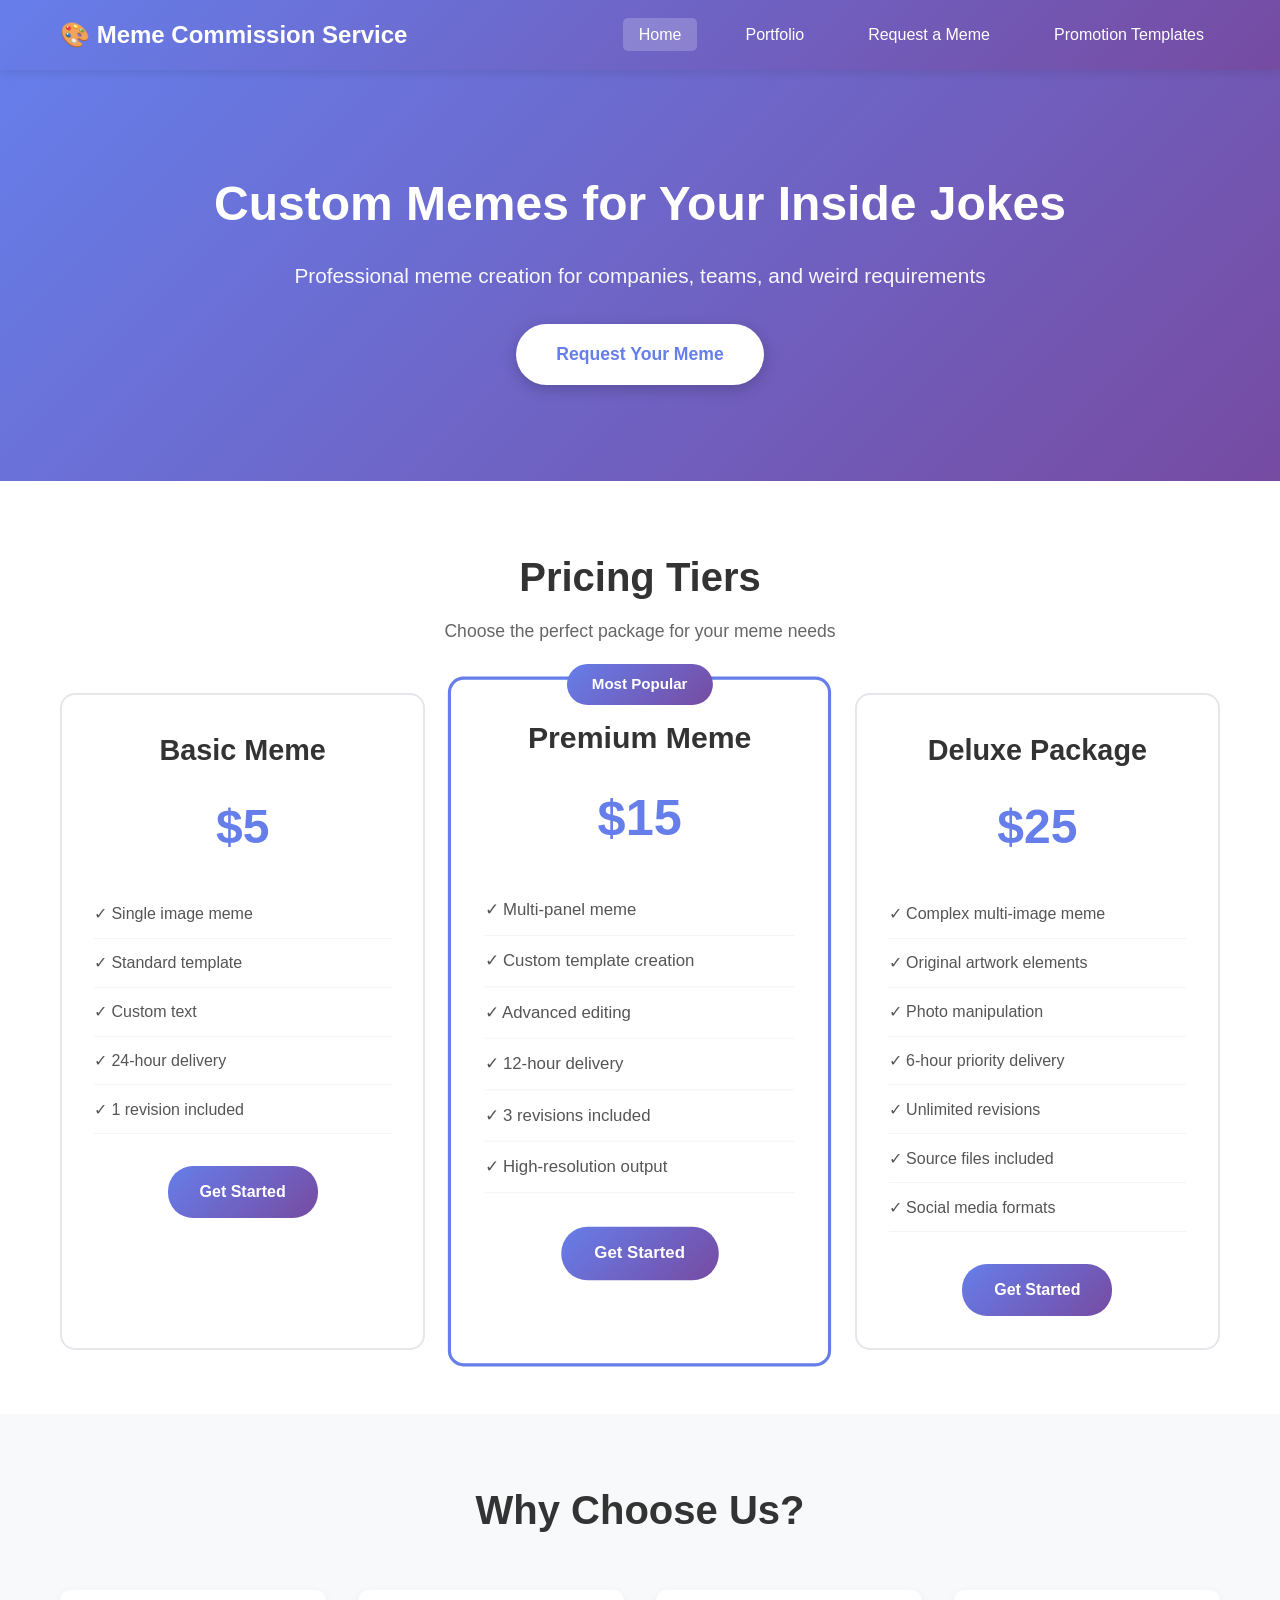
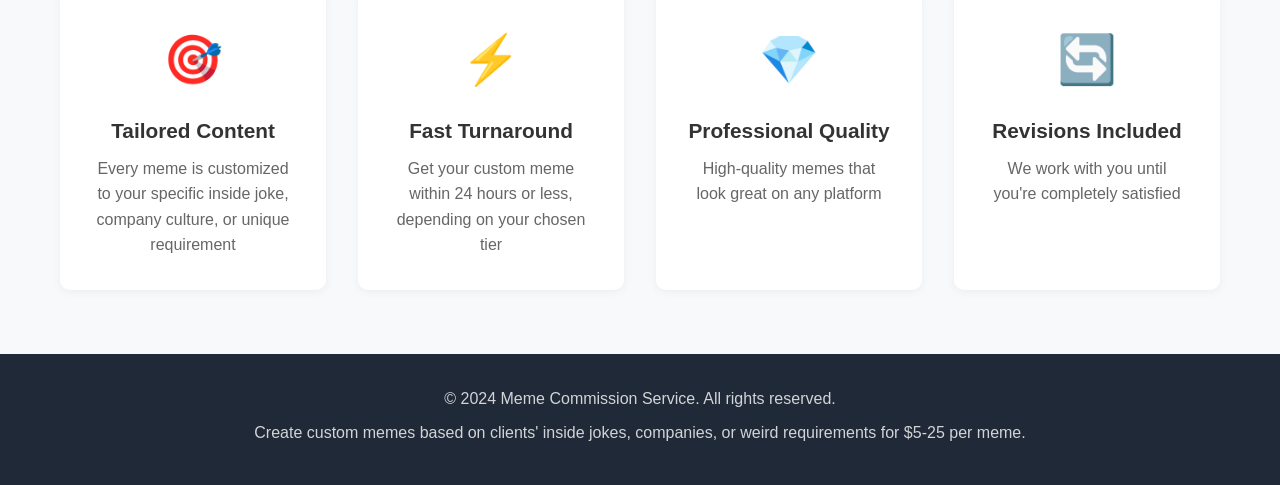
<file: index.html>
<!DOCTYPE html>
<html lang="en">
<head>
    <meta charset="UTF-8">
    <meta name="viewport" content="width=device-width, initial-scale=1.0">
    <title>Meme Commission Service - Custom Memes for Any Occasion</title>
    <link rel="stylesheet" href="styles.css">
</head>
<body>
    <nav>
        <div class="nav-container">
            <h1 class="logo">🎨 Meme Commission Service</h1>
            <ul class="nav-links">
                <li><a href="index.html" class="active">Home</a></li>
                <li><a href="portfolio.html">Portfolio</a></li>
                <li><a href="request-form.html">Request a Meme</a></li>
                <li><a href="social-media-templates.html">Promotion Templates</a></li>
            </ul>
        </div>
    </nav>

    <header class="hero">
        <div class="container">
            <h1>Custom Memes for Your Inside Jokes</h1>
            <p class="tagline">Professional meme creation for companies, teams, and weird requirements</p>
            <a href="request-form.html" class="cta-button">Request Your Meme</a>
        </div>
    </header>

    <section class="pricing">
        <div class="container">
            <h2>Pricing Tiers</h2>
            <p class="section-subtitle">Choose the perfect package for your meme needs</p>
            
            <div class="pricing-grid">
                <div class="pricing-card">
                    <h3>Basic Meme</h3>
                    <div class="price">$5</div>
                    <ul class="features">
                        <li>✓ Single image meme</li>
                        <li>✓ Standard template</li>
                        <li>✓ Custom text</li>
                        <li>✓ 24-hour delivery</li>
                        <li>✓ 1 revision included</li>
                    </ul>
                    <a href="request-form.html" class="tier-button">Get Started</a>
                </div>

                <div class="pricing-card featured">
                    <div class="badge">Most Popular</div>
                    <h3>Premium Meme</h3>
                    <div class="price">$15</div>
                    <ul class="features">
                        <li>✓ Multi-panel meme</li>
                        <li>✓ Custom template creation</li>
                        <li>✓ Advanced editing</li>
                        <li>✓ 12-hour delivery</li>
                        <li>✓ 3 revisions included</li>
                        <li>✓ High-resolution output</li>
                    </ul>
                    <a href="request-form.html" class="tier-button">Get Started</a>
                </div>

                <div class="pricing-card">
                    <h3>Deluxe Package</h3>
                    <div class="price">$25</div>
                    <ul class="features">
                        <li>✓ Complex multi-image meme</li>
                        <li>✓ Original artwork elements</li>
                        <li>✓ Photo manipulation</li>
                        <li>✓ 6-hour priority delivery</li>
                        <li>✓ Unlimited revisions</li>
                        <li>✓ Source files included</li>
                        <li>✓ Social media formats</li>
                    </ul>
                    <a href="request-form.html" class="tier-button">Get Started</a>
                </div>
            </div>
        </div>
    </section>

    <section class="about">
        <div class="container">
            <h2>Why Choose Us?</h2>
            <div class="features-grid">
                <div class="feature">
                    <div class="feature-icon">🎯</div>
                    <h3>Tailored Content</h3>
                    <p>Every meme is customized to your specific inside joke, company culture, or unique requirement</p>
                </div>
                <div class="feature">
                    <div class="feature-icon">⚡</div>
                    <h3>Fast Turnaround</h3>
                    <p>Get your custom meme within 24 hours or less, depending on your chosen tier</p>
                </div>
                <div class="feature">
                    <div class="feature-icon">💎</div>
                    <h3>Professional Quality</h3>
                    <p>High-quality memes that look great on any platform</p>
                </div>
                <div class="feature">
                    <div class="feature-icon">🔄</div>
                    <h3>Revisions Included</h3>
                    <p>We work with you until you're completely satisfied</p>
                </div>
            </div>
        </div>
    </section>

    <footer>
        <div class="container">
            <p>&copy; 2024 Meme Commission Service. All rights reserved.</p>
            <p>Create custom memes based on clients' inside jokes, companies, or weird requirements for $5-25 per meme.</p>
        </div>
    </footer>
</body>
</html>
</file>
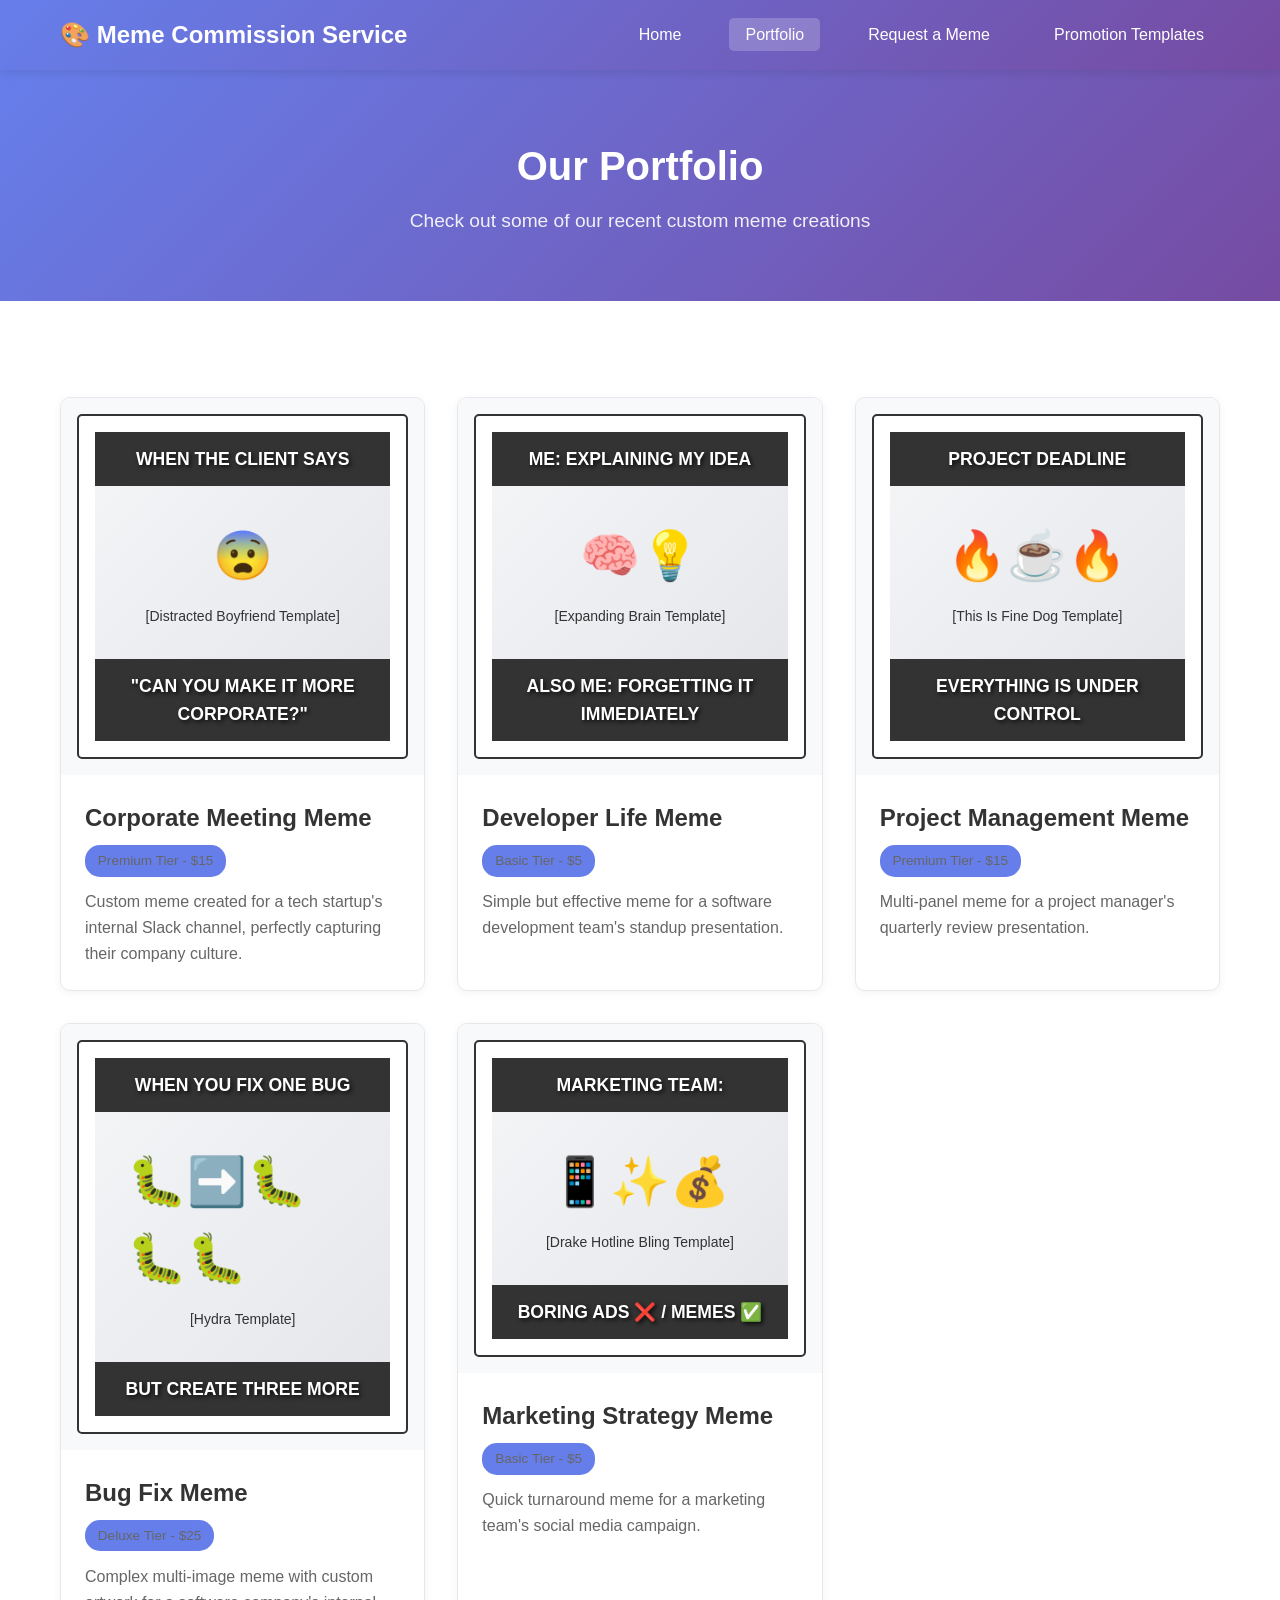
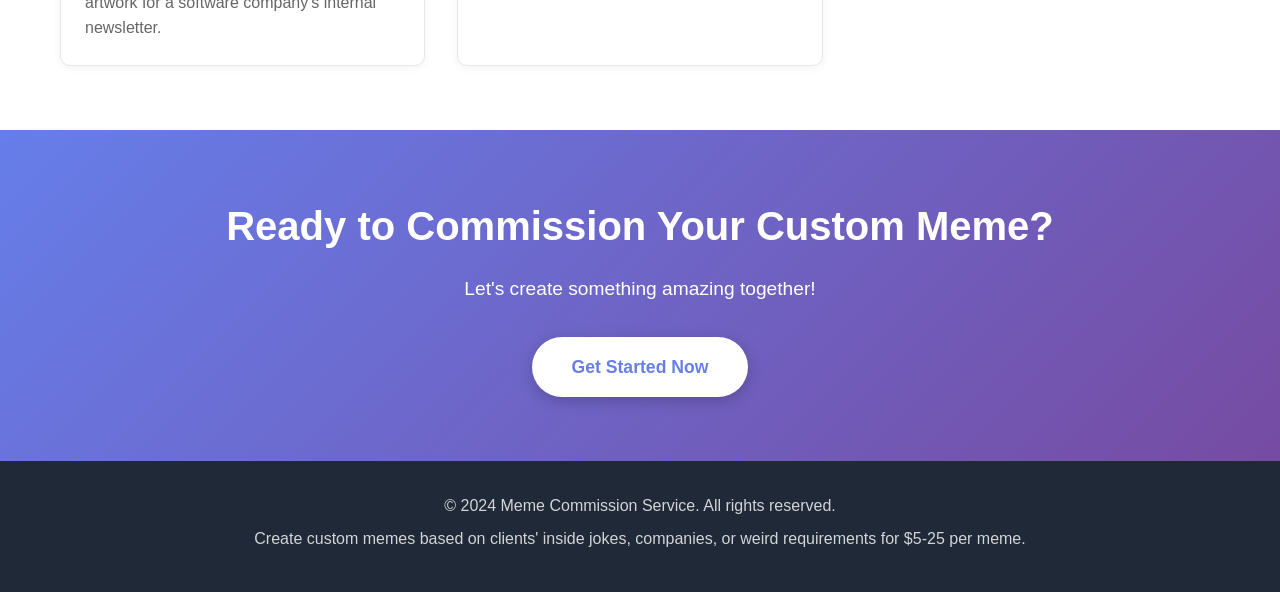
<file: portfolio.html>
<!DOCTYPE html>
<html lang="en">
<head>
    <meta charset="UTF-8">
    <meta name="viewport" content="width=device-width, initial-scale=1.0">
    <title>Portfolio - Meme Commission Service</title>
    <link rel="stylesheet" href="styles.css">
</head>
<body>
    <nav>
        <div class="nav-container">
            <h1 class="logo">🎨 Meme Commission Service</h1>
            <ul class="nav-links">
                <li><a href="index.html">Home</a></li>
                <li><a href="portfolio.html" class="active">Portfolio</a></li>
                <li><a href="request-form.html">Request a Meme</a></li>
                <li><a href="social-media-templates.html">Promotion Templates</a></li>
            </ul>
        </div>
    </nav>

    <header class="page-header">
        <div class="container">
            <h1>Our Portfolio</h1>
            <p>Check out some of our recent custom meme creations</p>
        </div>
    </header>

    <section class="portfolio">
        <div class="container">
            <div class="portfolio-grid">
                
                <div class="portfolio-item">
                    <div class="portfolio-image">
                        <div class="meme-placeholder">
                            <div class="meme-text-top">WHEN THE CLIENT SAYS</div>
                            <div class="meme-image-area">
                                <p>😨</p>
                                <p style="font-size: 14px; margin-top: 10px;">[Distracted Boyfriend Template]</p>
                            </div>
                            <div class="meme-text-bottom">"CAN YOU MAKE IT MORE CORPORATE?"</div>
                        </div>
                    </div>
                    <div class="portfolio-info">
                        <h3>Corporate Meeting Meme</h3>
                        <p class="tier-badge">Premium Tier - $15</p>
                        <p>Custom meme created for a tech startup's internal Slack channel, perfectly capturing their company culture.</p>
                    </div>
                </div>

                <div class="portfolio-item">
                    <div class="portfolio-image">
                        <div class="meme-placeholder">
                            <div class="meme-text-top">ME: EXPLAINING MY IDEA</div>
                            <div class="meme-image-area">
                                <p>🧠💡</p>
                                <p style="font-size: 14px; margin-top: 10px;">[Expanding Brain Template]</p>
                            </div>
                            <div class="meme-text-bottom">ALSO ME: FORGETTING IT IMMEDIATELY</div>
                        </div>
                    </div>
                    <div class="portfolio-info">
                        <h3>Developer Life Meme</h3>
                        <p class="tier-badge">Basic Tier - $5</p>
                        <p>Simple but effective meme for a software development team's standup presentation.</p>
                    </div>
                </div>

                <div class="portfolio-item">
                    <div class="portfolio-image">
                        <div class="meme-placeholder">
                            <div class="meme-text-top">PROJECT DEADLINE</div>
                            <div class="meme-image-area">
                                <p>🔥☕🔥</p>
                                <p style="font-size: 14px; margin-top: 10px;">[This Is Fine Dog Template]</p>
                            </div>
                            <div class="meme-text-bottom">EVERYTHING IS UNDER CONTROL</div>
                        </div>
                    </div>
                    <div class="portfolio-info">
                        <h3>Project Management Meme</h3>
                        <p class="tier-badge">Premium Tier - $15</p>
                        <p>Multi-panel meme for a project manager's quarterly review presentation.</p>
                    </div>
                </div>

                <div class="portfolio-item">
                    <div class="portfolio-image">
                        <div class="meme-placeholder">
                            <div class="meme-text-top">WHEN YOU FIX ONE BUG</div>
                            <div class="meme-image-area">
                                <p>🐛➡️🐛🐛🐛</p>
                                <p style="font-size: 14px; margin-top: 10px;">[Hydra Template]</p>
                            </div>
                            <div class="meme-text-bottom">BUT CREATE THREE MORE</div>
                        </div>
                    </div>
                    <div class="portfolio-info">
                        <h3>Bug Fix Meme</h3>
                        <p class="tier-badge">Deluxe Tier - $25</p>
                        <p>Complex multi-image meme with custom artwork for a software company's internal newsletter.</p>
                    </div>
                </div>

                <div class="portfolio-item">
                    <div class="portfolio-image">
                        <div class="meme-placeholder">
                            <div class="meme-text-top">MARKETING TEAM:</div>
                            <div class="meme-image-area">
                                <p>📱✨💰</p>
                                <p style="font-size: 14px; margin-top: 10px;">[Drake Hotline Bling Template]</p>
                            </div>
                            <div class="meme-text-bottom">BORING ADS ❌ / MEMES ✅</div>
                        </div>
                    </div>
                    <div class="portfolio-info">
                        <h3>Marketing Strategy Meme</h3>
                        <p class="tier-badge">Basic Tier - $5</p>
                        <p>Quick turnaround meme for a marketing team's social media campaign.</p>
                    </div>
                </div>

            </div>
        </div>
    </section>

    <section class="cta-section">
        <div class="container">
            <h2>Ready to Commission Your Custom Meme?</h2>
            <p>Let's create something amazing together!</p>
            <a href="request-form.html" class="cta-button">Get Started Now</a>
        </div>
    </section>

    <footer>
        <div class="container">
            <p>&copy; 2024 Meme Commission Service. All rights reserved.</p>
            <p>Create custom memes based on clients' inside jokes, companies, or weird requirements for $5-25 per meme.</p>
        </div>
    </footer>
</body>
</html>
</file>
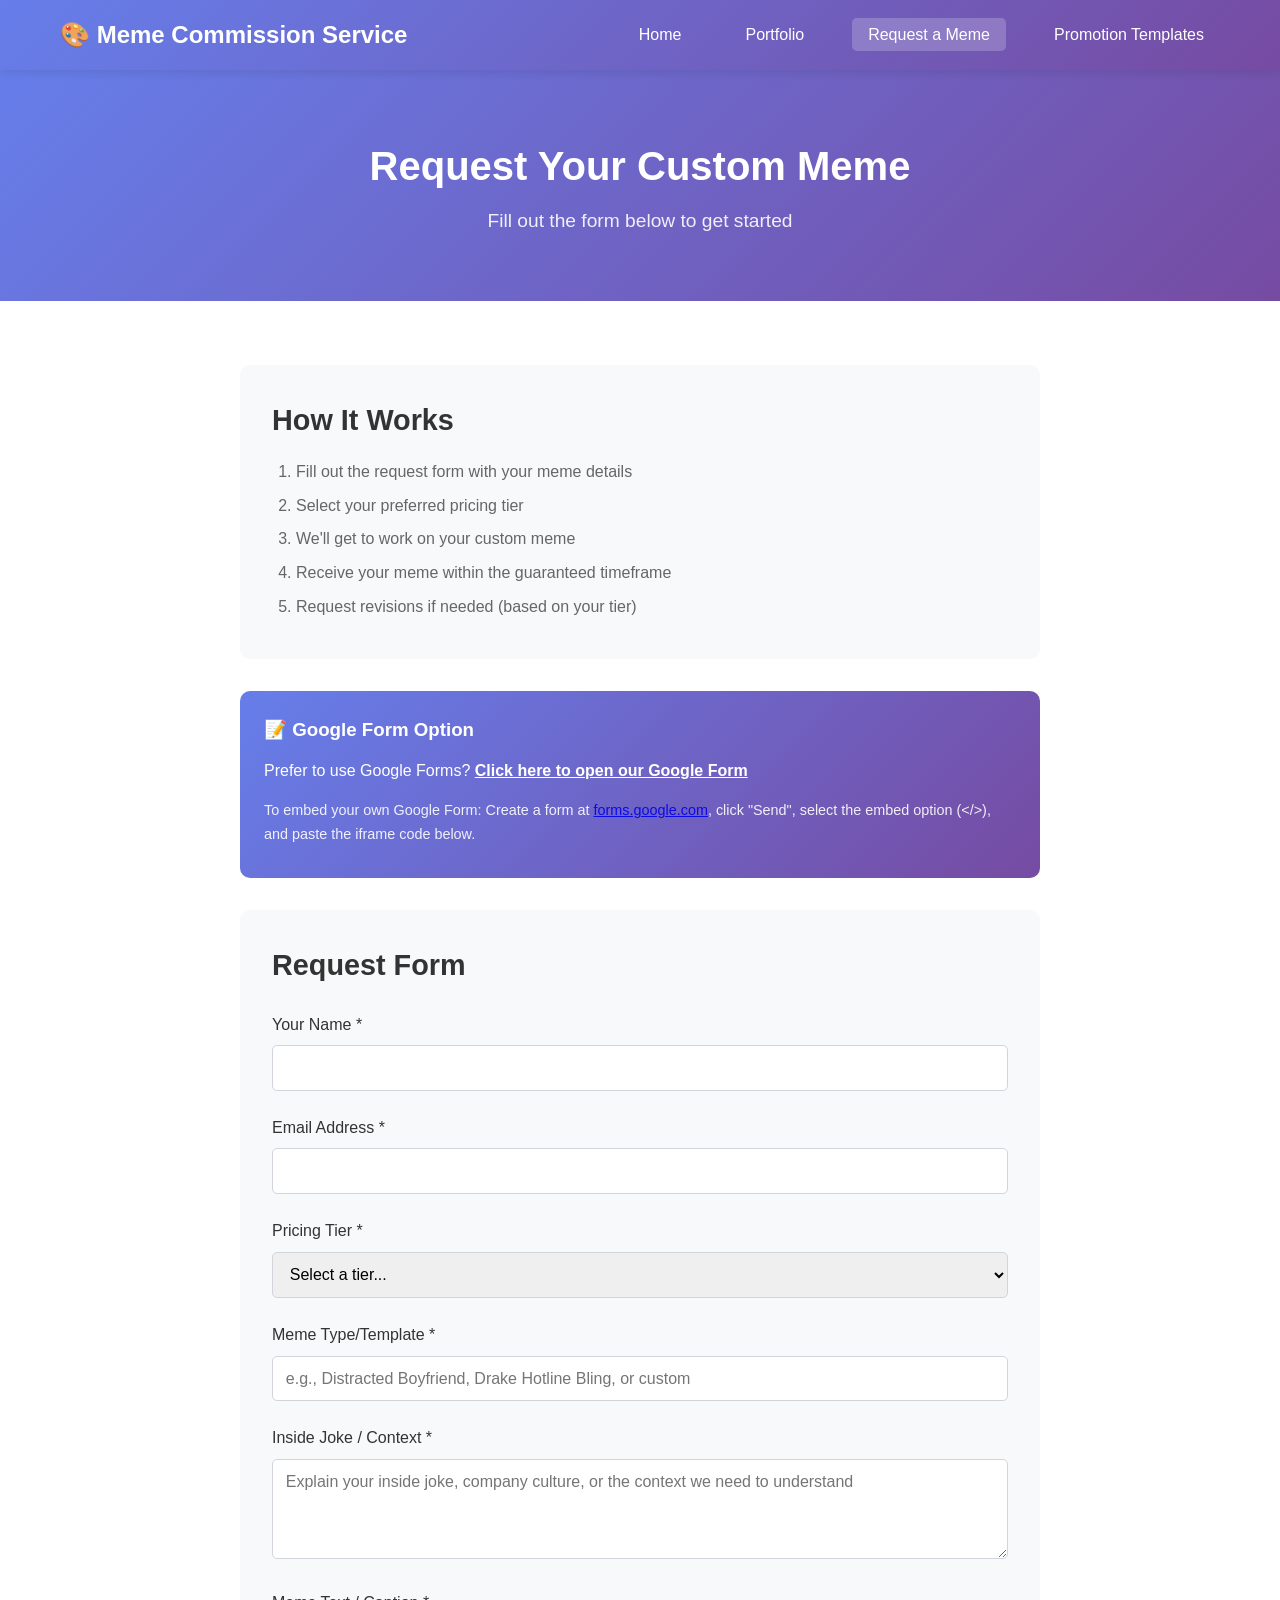
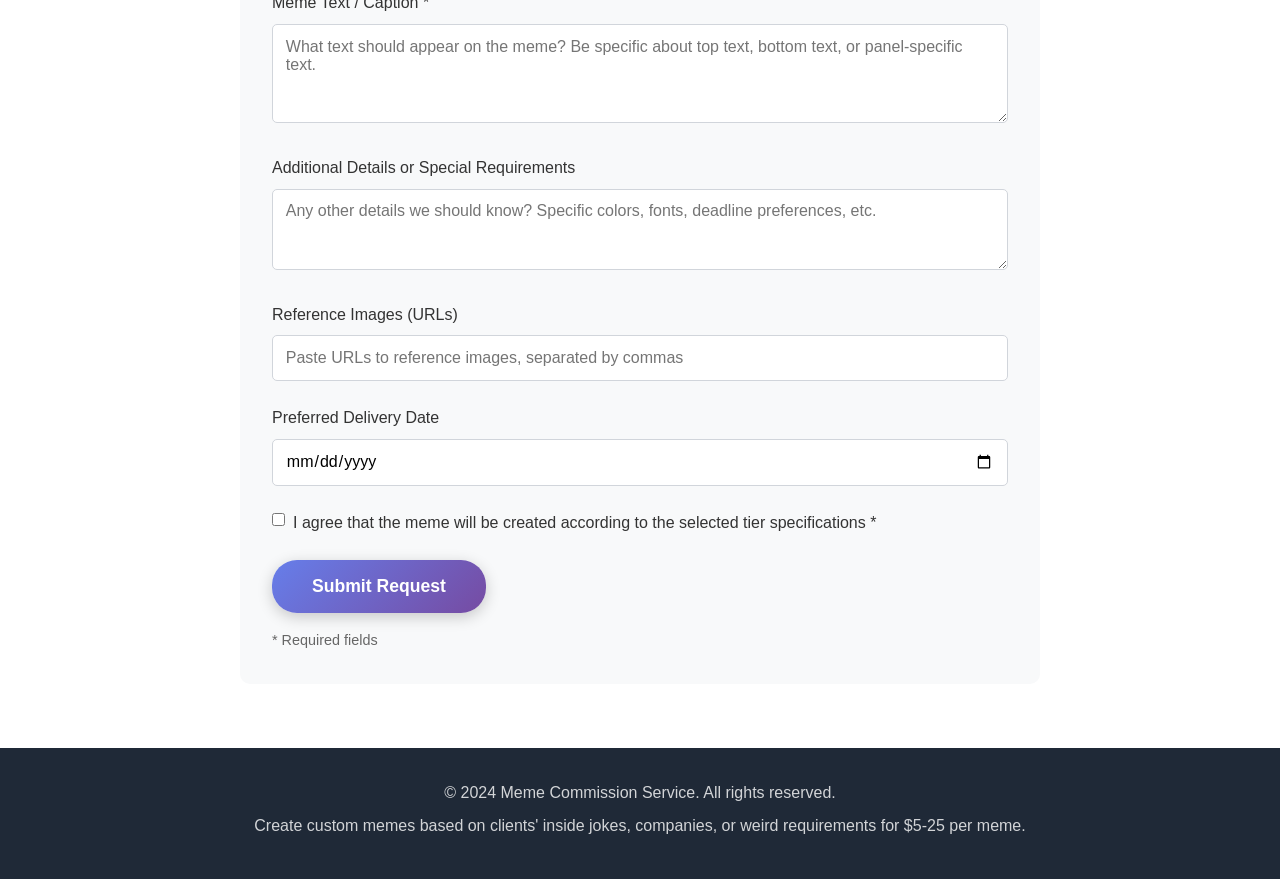
<file: request-form.html>
<!DOCTYPE html>
<html lang="en">
<head>
    <meta charset="UTF-8">
    <meta name="viewport" content="width=device-width, initial-scale=1.0">
    <title>Request a Meme - Meme Commission Service</title>
    <link rel="stylesheet" href="styles.css">
</head>
<body>
    <nav>
        <div class="nav-container">
            <h1 class="logo">🎨 Meme Commission Service</h1>
            <ul class="nav-links">
                <li><a href="index.html">Home</a></li>
                <li><a href="portfolio.html">Portfolio</a></li>
                <li><a href="request-form.html" class="active">Request a Meme</a></li>
                <li><a href="social-media-templates.html">Promotion Templates</a></li>
            </ul>
        </div>
    </nav>

    <header class="page-header">
        <div class="container">
            <h1>Request Your Custom Meme</h1>
            <p>Fill out the form below to get started</p>
        </div>
    </header>

    <section class="form-section">
        <div class="container">
            <div class="form-container">
                
                <!-- Instructions -->
                <div class="form-instructions">
                    <h2>How It Works</h2>
                    <ol>
                        <li>Fill out the request form with your meme details</li>
                        <li>Select your preferred pricing tier</li>
                        <li>We'll get to work on your custom meme</li>
                        <li>Receive your meme within the guaranteed timeframe</li>
                        <li>Request revisions if needed (based on your tier)</li>
                    </ol>
                </div>

                <!-- Google Form Embed Option -->
                <div class="google-form-info">
                    <h3>📝 Google Form Option</h3>
                    <p>Prefer to use Google Forms? <a href="https://forms.google.com" target="_blank" class="inline-link">Click here to open our Google Form</a></p>
                    <p class="note">To embed your own Google Form: Create a form at <a href="https://forms.google.com" target="_blank">forms.google.com</a>, click "Send", select the embed option (&lt;/&gt;), and paste the iframe code below.</p>
                </div>

                <!-- Custom Request Form -->
                <form class="request-form" id="memeRequestForm">
                    <h3>Request Form</h3>
                    
                    <div class="form-group">
                        <label for="name">Your Name *</label>
                        <input type="text" id="name" name="name" required>
                    </div>

                    <div class="form-group">
                        <label for="email">Email Address *</label>
                        <input type="email" id="email" name="email" required>
                    </div>

                    <div class="form-group">
                        <label for="tier">Pricing Tier *</label>
                        <select id="tier" name="tier" required>
                            <option value="">Select a tier...</option>
                            <option value="basic">Basic Meme - $5</option>
                            <option value="premium">Premium Meme - $15</option>
                            <option value="deluxe">Deluxe Package - $25</option>
                        </select>
                    </div>

                    <div class="form-group">
                        <label for="memeType">Meme Type/Template *</label>
                        <input type="text" id="memeType" name="memeType" placeholder="e.g., Distracted Boyfriend, Drake Hotline Bling, or custom" required>
                    </div>

                    <div class="form-group">
                        <label for="context">Inside Joke / Context *</label>
                        <textarea id="context" name="context" rows="4" placeholder="Explain your inside joke, company culture, or the context we need to understand" required></textarea>
                    </div>

                    <div class="form-group">
                        <label for="memeText">Meme Text / Caption *</label>
                        <textarea id="memeText" name="memeText" rows="4" placeholder="What text should appear on the meme? Be specific about top text, bottom text, or panel-specific text." required></textarea>
                    </div>

                    <div class="form-group">
                        <label for="additionalDetails">Additional Details or Special Requirements</label>
                        <textarea id="additionalDetails" name="additionalDetails" rows="3" placeholder="Any other details we should know? Specific colors, fonts, deadline preferences, etc."></textarea>
                    </div>

                    <div class="form-group">
                        <label for="reference">Reference Images (URLs)</label>
                        <input type="text" id="reference" name="reference" placeholder="Paste URLs to reference images, separated by commas">
                    </div>

                    <div class="form-group">
                        <label for="deadline">Preferred Delivery Date</label>
                        <input type="date" id="deadline" name="deadline">
                    </div>

                    <div class="form-group checkbox-group">
                        <label>
                            <input type="checkbox" name="terms" required>
                            I agree that the meme will be created according to the selected tier specifications *
                        </label>
                    </div>

                    <button type="submit" class="submit-button">Submit Request</button>
                    <p class="form-note">* Required fields</p>
                </form>

                <div class="form-success" id="successMessage" style="display: none;">
                    <h3>✅ Request Submitted!</h3>
                    <p>Thank you for your meme commission request. We'll get back to you shortly via email with payment details and next steps.</p>
                    <button onclick="document.getElementById('successMessage').style.display='none'; document.getElementById('memeRequestForm').reset();" class="cta-button">Submit Another Request</button>
                </div>

            </div>
        </div>
    </section>

    <footer>
        <div class="container">
            <p>&copy; 2024 Meme Commission Service. All rights reserved.</p>
            <p>Create custom memes based on clients' inside jokes, companies, or weird requirements for $5-25 per meme.</p>
        </div>
    </footer>

    <script>
        document.getElementById('memeRequestForm').addEventListener('submit', function(e) {
            e.preventDefault();
            
            // In a real implementation, you would send this data to a backend service
            // For now, we'll just show the success message
            
            document.getElementById('memeRequestForm').style.display = 'none';
            document.getElementById('successMessage').style.display = 'block';
            
            // Scroll to success message
            document.getElementById('successMessage').scrollIntoView({ behavior: 'smooth' });
        });
    </script>
</body>
</html>
</file>
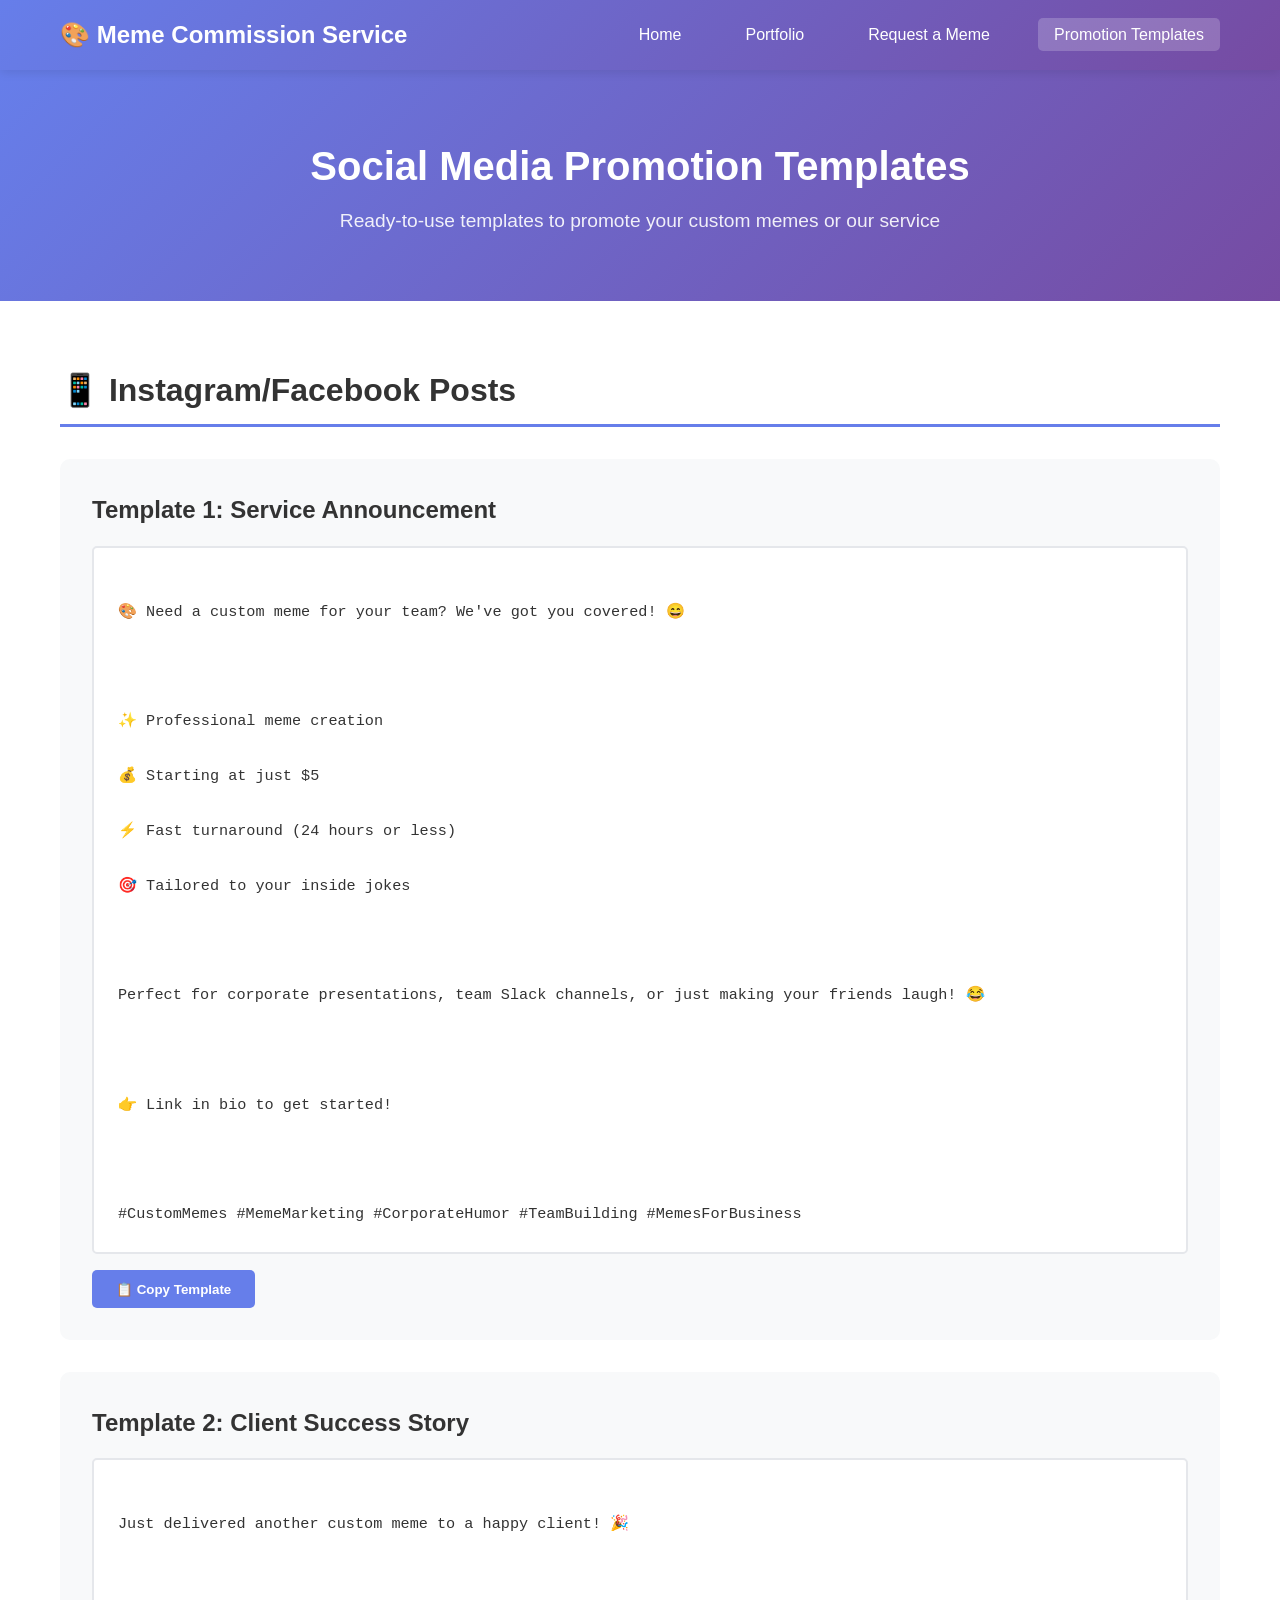
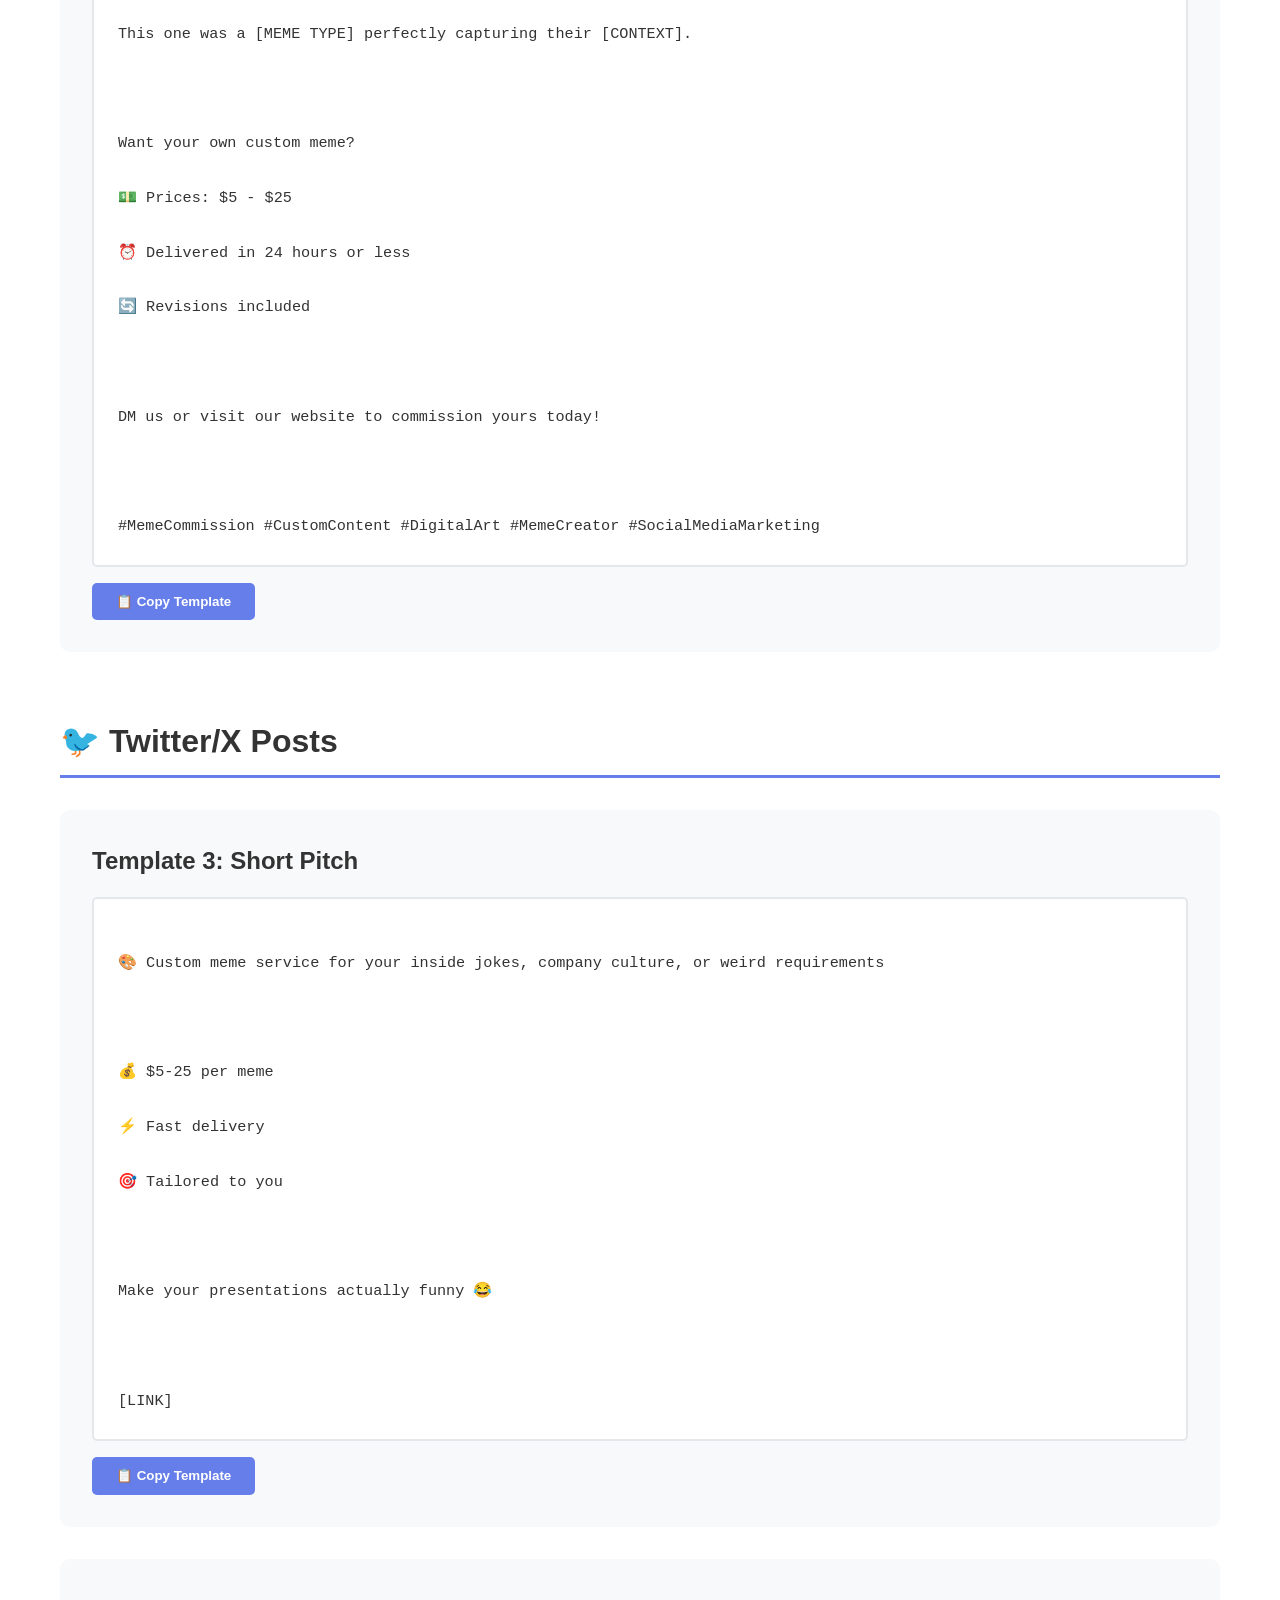
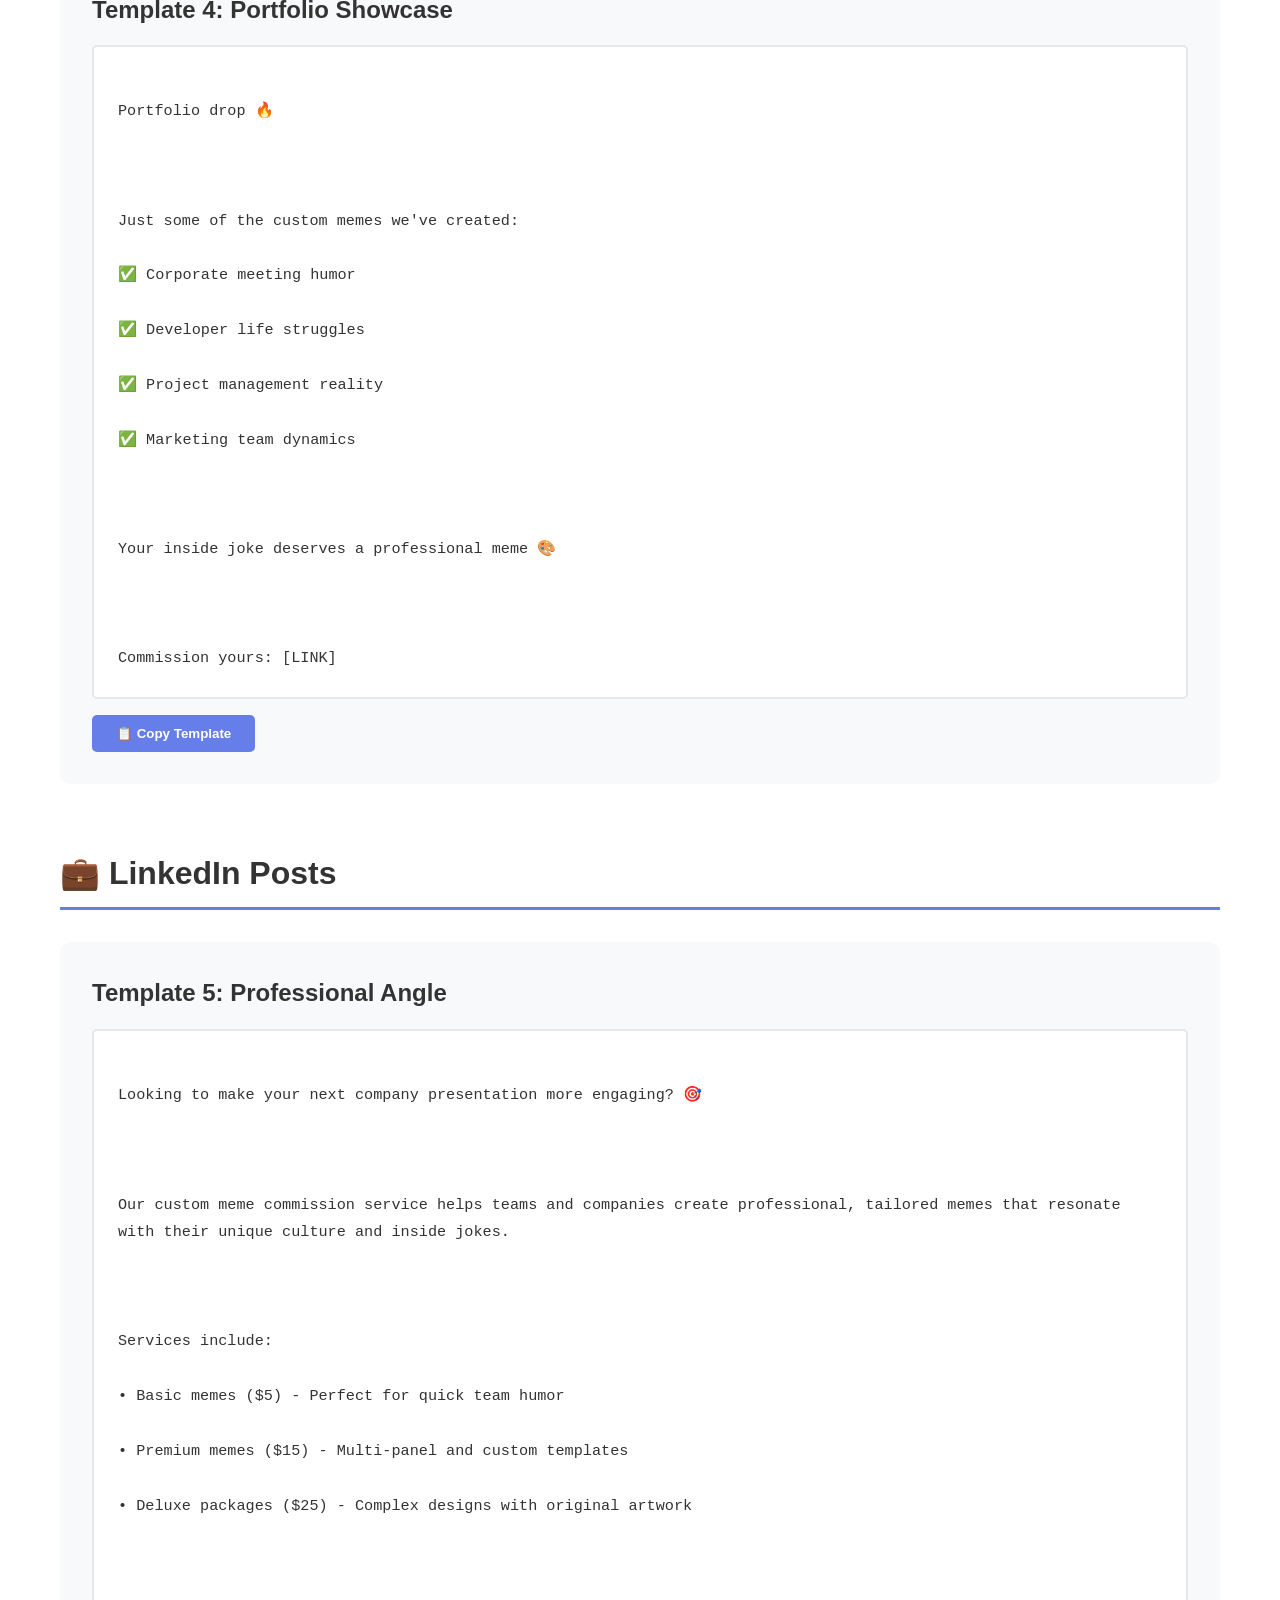
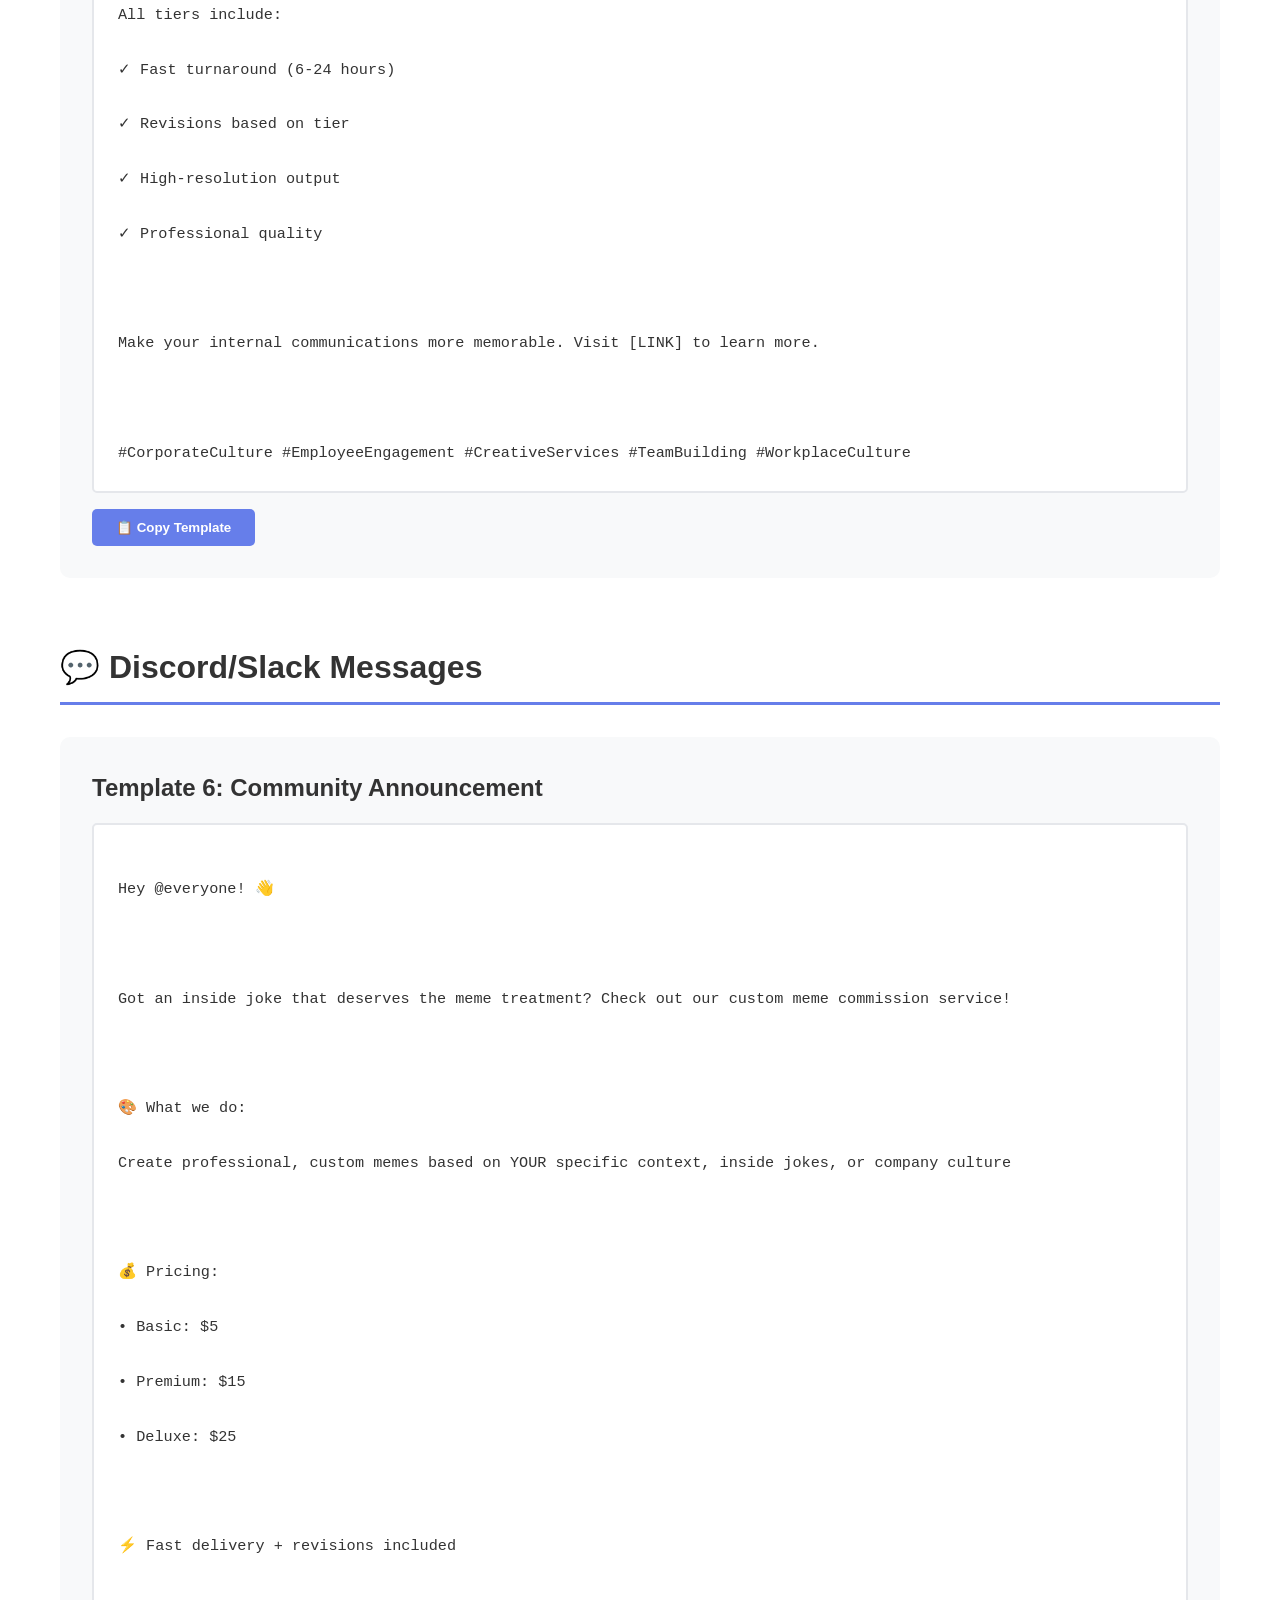
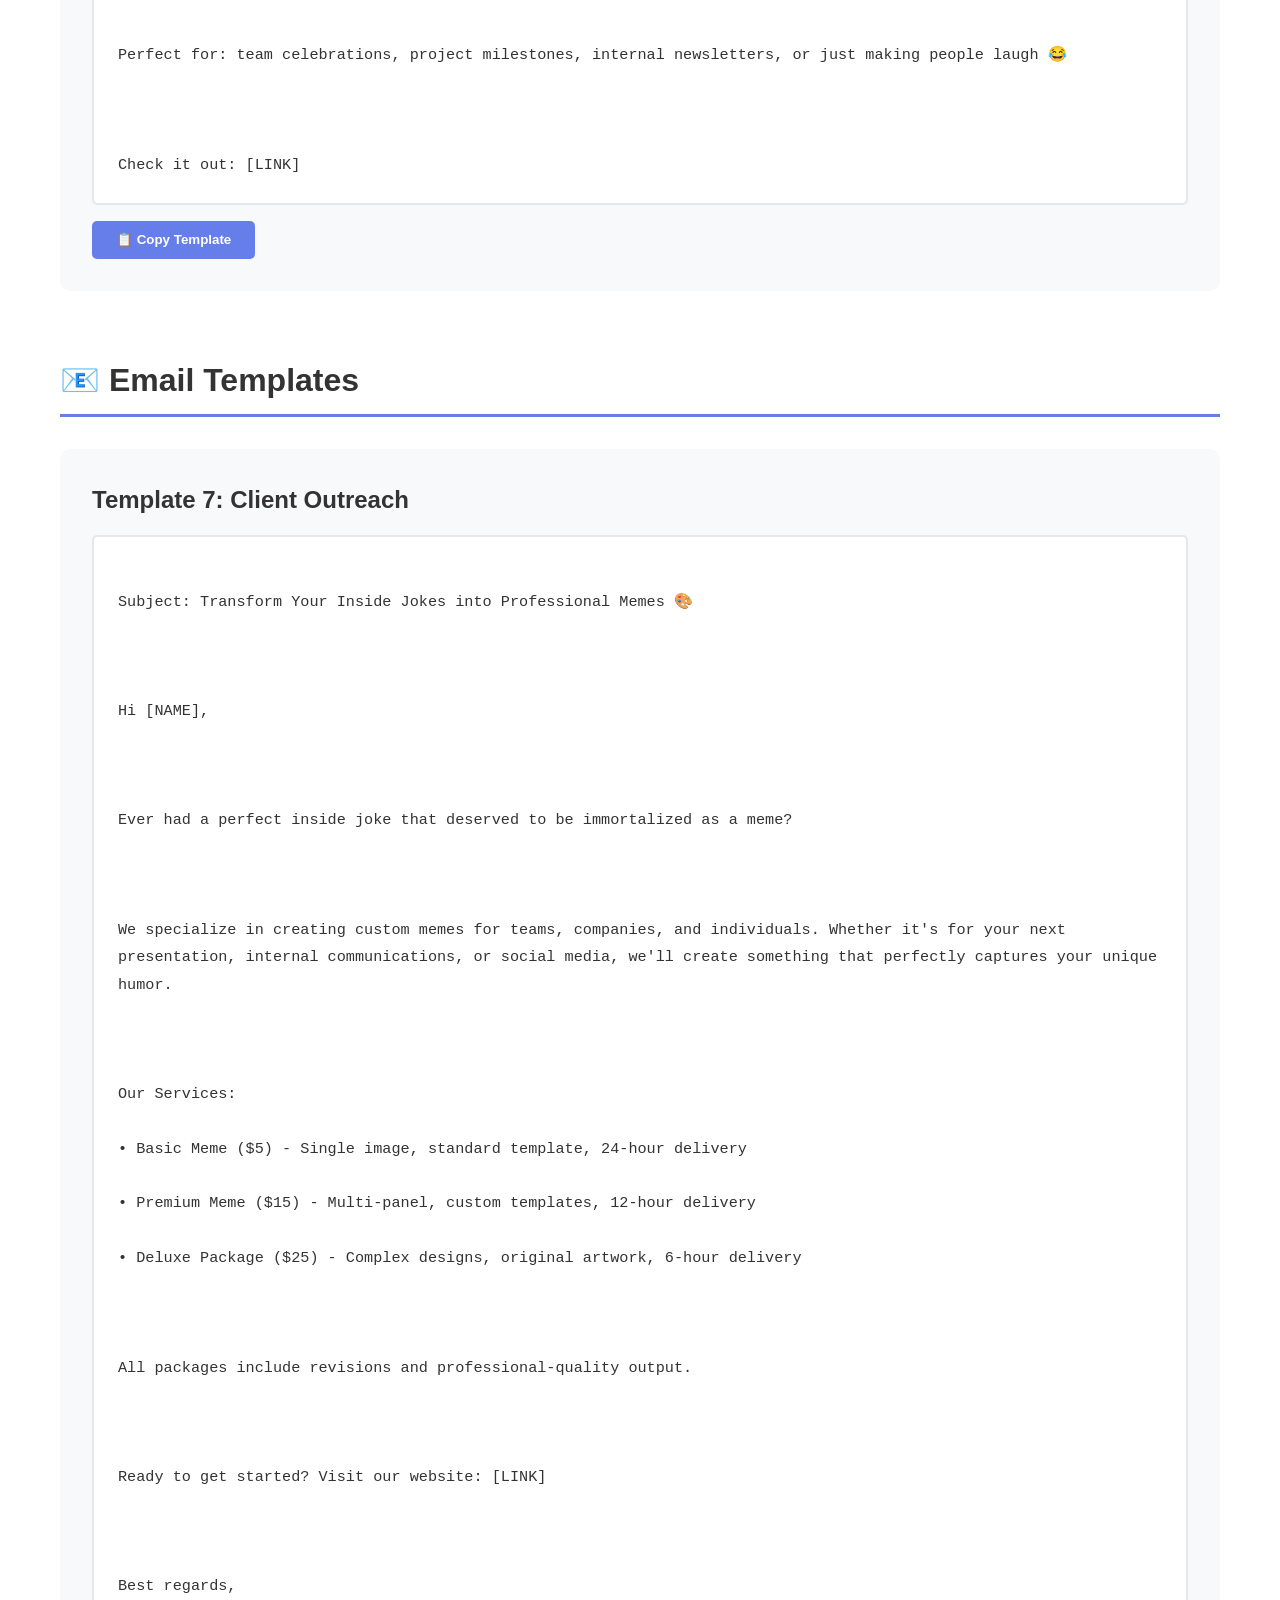
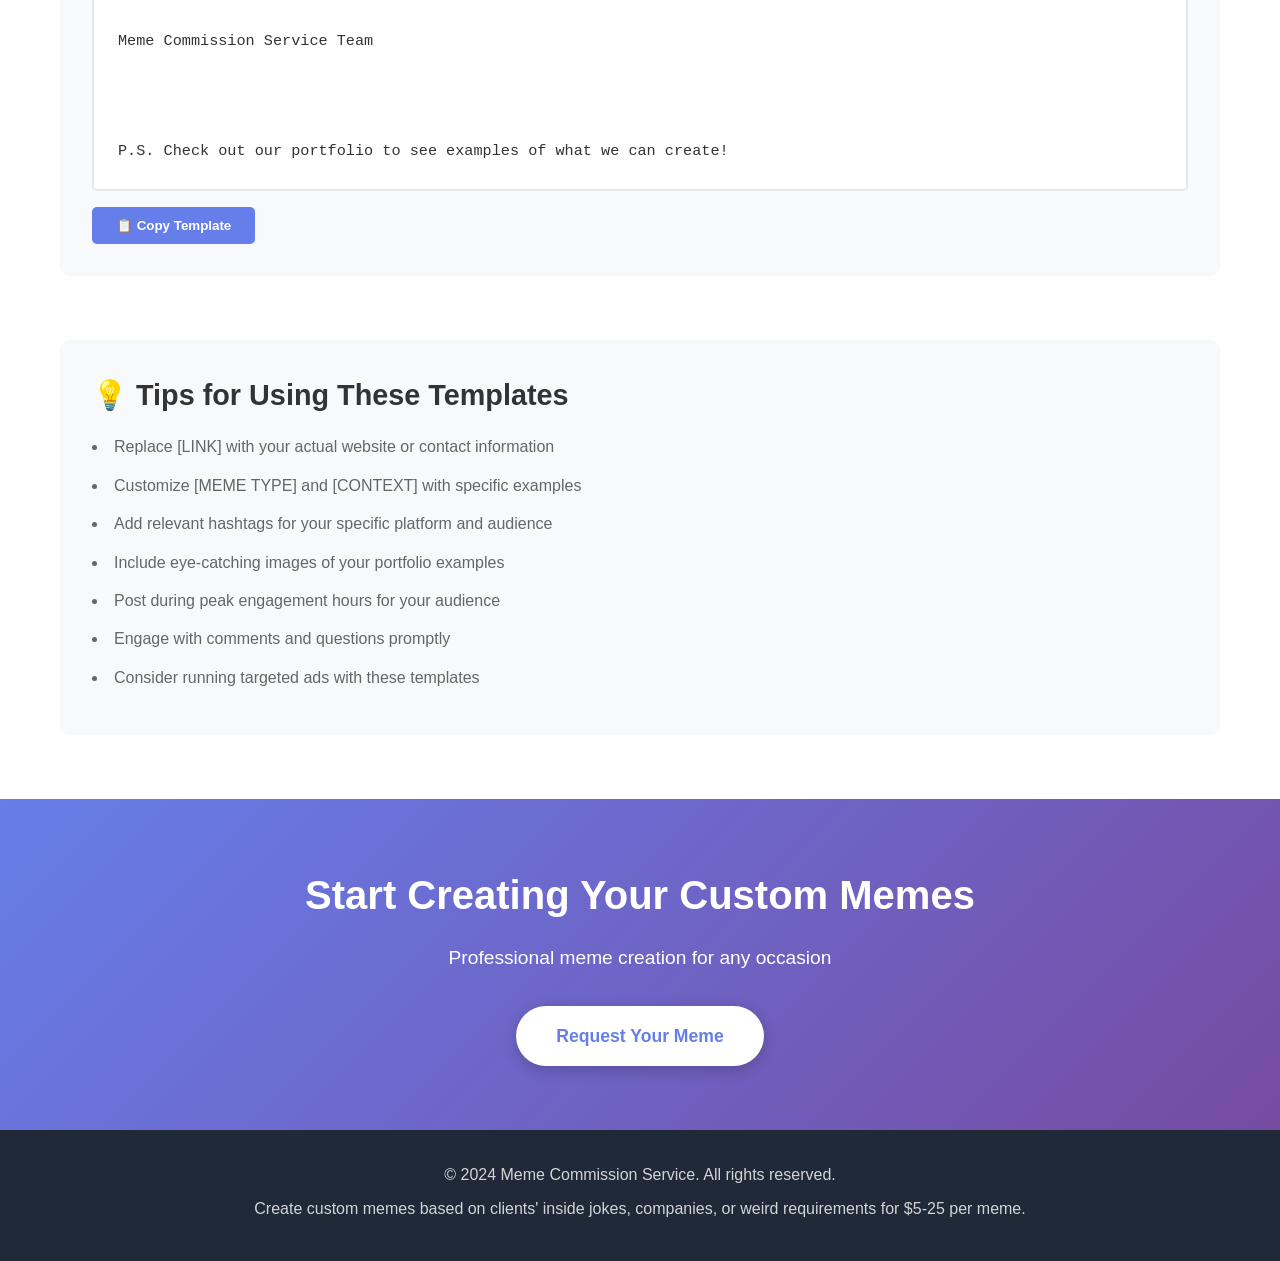
<file: social-media-templates.html>
<!DOCTYPE html>
<html lang="en">
<head>
    <meta charset="UTF-8">
    <meta name="viewport" content="width=device-width, initial-scale=1.0">
    <title>Social Media Templates - Meme Commission Service</title>
    <link rel="stylesheet" href="styles.css">
</head>
<body>
    <nav>
        <div class="nav-container">
            <h1 class="logo">🎨 Meme Commission Service</h1>
            <ul class="nav-links">
                <li><a href="index.html">Home</a></li>
                <li><a href="portfolio.html">Portfolio</a></li>
                <li><a href="request-form.html">Request a Meme</a></li>
                <li><a href="social-media-templates.html" class="active">Promotion Templates</a></li>
            </ul>
        </div>
    </nav>

    <header class="page-header">
        <div class="container">
            <h1>Social Media Promotion Templates</h1>
            <p>Ready-to-use templates to promote your custom memes or our service</p>
        </div>
    </header>

    <section class="templates">
        <div class="container">
            
            <div class="template-category">
                <h2>📱 Instagram/Facebook Posts</h2>
                
                <div class="template-item">
                    <h3>Template 1: Service Announcement</h3>
                    <div class="template-box">
                        <p class="template-text">
                            🎨 Need a custom meme for your team? We've got you covered! 😄<br><br>
                            
                            ✨ Professional meme creation<br>
                            💰 Starting at just $5<br>
                            ⚡ Fast turnaround (24 hours or less)<br>
                            🎯 Tailored to your inside jokes<br><br>
                            
                            Perfect for corporate presentations, team Slack channels, or just making your friends laugh! 😂<br><br>
                            
                            👉 Link in bio to get started!<br><br>
                            
                            #CustomMemes #MemeMarketing #CorporateHumor #TeamBuilding #MemesForBusiness
                        </p>
                    </div>
                    <button class="copy-button" onclick="copyTemplate(this, 'template1')">📋 Copy Template</button>
                </div>

                <div class="template-item">
                    <h3>Template 2: Client Success Story</h3>
                    <div class="template-box">
                        <p class="template-text">
                            Just delivered another custom meme to a happy client! 🎉<br><br>
                            
                            This one was a [MEME TYPE] perfectly capturing their [CONTEXT].<br><br>
                            
                            Want your own custom meme?<br>
                            💵 Prices: $5 - $25<br>
                            ⏰ Delivered in 24 hours or less<br>
                            🔄 Revisions included<br><br>
                            
                            DM us or visit our website to commission yours today!<br><br>
                            
                            #MemeCommission #CustomContent #DigitalArt #MemeCreator #SocialMediaMarketing
                        </p>
                    </div>
                    <button class="copy-button" onclick="copyTemplate(this, 'template2')">📋 Copy Template</button>
                </div>

            </div>

            <div class="template-category">
                <h2>🐦 Twitter/X Posts</h2>
                
                <div class="template-item">
                    <h3>Template 3: Short Pitch</h3>
                    <div class="template-box">
                        <p class="template-text">
                            🎨 Custom meme service for your inside jokes, company culture, or weird requirements<br><br>
                            
                            💰 $5-25 per meme<br>
                            ⚡ Fast delivery<br>
                            🎯 Tailored to you<br><br>
                            
                            Make your presentations actually funny 😂<br><br>
                            
                            [LINK]
                        </p>
                    </div>
                    <button class="copy-button" onclick="copyTemplate(this, 'template3')">📋 Copy Template</button>
                </div>

                <div class="template-item">
                    <h3>Template 4: Portfolio Showcase</h3>
                    <div class="template-box">
                        <p class="template-text">
                            Portfolio drop 🔥<br><br>
                            
                            Just some of the custom memes we've created:<br>
                            ✅ Corporate meeting humor<br>
                            ✅ Developer life struggles<br>
                            ✅ Project management reality<br>
                            ✅ Marketing team dynamics<br><br>
                            
                            Your inside joke deserves a professional meme 🎨<br><br>
                            
                            Commission yours: [LINK]
                        </p>
                    </div>
                    <button class="copy-button" onclick="copyTemplate(this, 'template4')">📋 Copy Template</button>
                </div>

            </div>

            <div class="template-category">
                <h2>💼 LinkedIn Posts</h2>
                
                <div class="template-item">
                    <h3>Template 5: Professional Angle</h3>
                    <div class="template-box">
                        <p class="template-text">
                            Looking to make your next company presentation more engaging? 🎯<br><br>
                            
                            Our custom meme commission service helps teams and companies create professional, tailored memes that resonate with their unique culture and inside jokes.<br><br>
                            
                            Services include:<br>
                            • Basic memes ($5) - Perfect for quick team humor<br>
                            • Premium memes ($15) - Multi-panel and custom templates<br>
                            • Deluxe packages ($25) - Complex designs with original artwork<br><br>
                            
                            All tiers include:<br>
                            ✓ Fast turnaround (6-24 hours)<br>
                            ✓ Revisions based on tier<br>
                            ✓ High-resolution output<br>
                            ✓ Professional quality<br><br>
                            
                            Make your internal communications more memorable. Visit [LINK] to learn more.<br><br>
                            
                            #CorporateCulture #EmployeeEngagement #CreativeServices #TeamBuilding #WorkplaceCulture
                        </p>
                    </div>
                    <button class="copy-button" onclick="copyTemplate(this, 'template5')">📋 Copy Template</button>
                </div>

            </div>

            <div class="template-category">
                <h2>💬 Discord/Slack Messages</h2>
                
                <div class="template-item">
                    <h3>Template 6: Community Announcement</h3>
                    <div class="template-box">
                        <p class="template-text">
                            Hey @everyone! 👋<br><br>
                            
                            Got an inside joke that deserves the meme treatment? Check out our custom meme commission service!<br><br>
                            
                            🎨 What we do:<br>
                            Create professional, custom memes based on YOUR specific context, inside jokes, or company culture<br><br>
                            
                            💰 Pricing:<br>
                            • Basic: $5<br>
                            • Premium: $15<br>
                            • Deluxe: $25<br><br>
                            
                            ⚡ Fast delivery + revisions included<br><br>
                            
                            Perfect for: team celebrations, project milestones, internal newsletters, or just making people laugh 😂<br><br>
                            
                            Check it out: [LINK]
                        </p>
                    </div>
                    <button class="copy-button" onclick="copyTemplate(this, 'template6')">📋 Copy Template</button>
                </div>

            </div>

            <div class="template-category">
                <h2>📧 Email Templates</h2>
                
                <div class="template-item">
                    <h3>Template 7: Client Outreach</h3>
                    <div class="template-box">
                        <p class="template-text">
                            Subject: Transform Your Inside Jokes into Professional Memes 🎨<br><br>
                            
                            Hi [NAME],<br><br>
                            
                            Ever had a perfect inside joke that deserved to be immortalized as a meme?<br><br>
                            
                            We specialize in creating custom memes for teams, companies, and individuals. Whether it's for your next presentation, internal communications, or social media, we'll create something that perfectly captures your unique humor.<br><br>
                            
                            Our Services:<br>
                            • Basic Meme ($5) - Single image, standard template, 24-hour delivery<br>
                            • Premium Meme ($15) - Multi-panel, custom templates, 12-hour delivery<br>
                            • Deluxe Package ($25) - Complex designs, original artwork, 6-hour delivery<br><br>
                            
                            All packages include revisions and professional-quality output.<br><br>
                            
                            Ready to get started? Visit our website: [LINK]<br><br>
                            
                            Best regards,<br>
                            Meme Commission Service Team<br><br>
                            
                            P.S. Check out our portfolio to see examples of what we can create!
                        </p>
                    </div>
                    <button class="copy-button" onclick="copyTemplate(this, 'template7')">📋 Copy Template</button>
                </div>

            </div>

            <div class="usage-tips">
                <h2>💡 Tips for Using These Templates</h2>
                <ul>
                    <li>Replace [LINK] with your actual website or contact information</li>
                    <li>Customize [MEME TYPE] and [CONTEXT] with specific examples</li>
                    <li>Add relevant hashtags for your specific platform and audience</li>
                    <li>Include eye-catching images of your portfolio examples</li>
                    <li>Post during peak engagement hours for your audience</li>
                    <li>Engage with comments and questions promptly</li>
                    <li>Consider running targeted ads with these templates</li>
                </ul>
            </div>

        </div>
    </section>

    <section class="cta-section">
        <div class="container">
            <h2>Start Creating Your Custom Memes</h2>
            <p>Professional meme creation for any occasion</p>
            <a href="request-form.html" class="cta-button">Request Your Meme</a>
        </div>
    </section>

    <footer>
        <div class="container">
            <p>&copy; 2024 Meme Commission Service. All rights reserved.</p>
            <p>Create custom memes based on clients' inside jokes, companies, or weird requirements for $5-25 per meme.</p>
        </div>
    </footer>

    <script>
        function copyTemplate(button, templateId) {
            const templateBox = button.previousElementSibling;
            const text = templateBox.innerText;
            
            // Try modern clipboard API first
            if (navigator.clipboard && navigator.clipboard.writeText) {
                navigator.clipboard.writeText(text).then(function() {
                    showCopySuccess(button);
                }).catch(function(err) {
                    fallbackCopy(text, button);
                });
            } else {
                // Fallback for older browsers
                fallbackCopy(text, button);
            }
        }
        
        function showCopySuccess(button) {
            const originalText = button.textContent;
            button.textContent = '✅ Copied!';
            button.style.backgroundColor = '#10b981';
            
            setTimeout(function() {
                button.textContent = originalText;
                button.style.backgroundColor = '';
            }, 2000);
        }
        
        function fallbackCopy(text, button) {
            // Create temporary textarea for fallback copy
            const textarea = document.createElement('textarea');
            textarea.value = text;
            textarea.style.position = 'fixed';
            textarea.style.opacity = '0';
            document.body.appendChild(textarea);
            textarea.select();
            
            try {
                const successful = document.execCommand('copy');
                if (successful) {
                    showCopySuccess(button);
                } else {
                    alert('Failed to copy. Please copy the text manually.');
                }
            } catch (err) {
                alert('Failed to copy. Please copy the text manually.');
            }
            
            document.body.removeChild(textarea);
        }
    </script>
</body>
</html>
</file>
<file: styles.css>
/* Reset and Base Styles */
* {
    margin: 0;
    padding: 0;
    box-sizing: border-box;
}

body {
    font-family: -apple-system, BlinkMacSystemFont, 'Segoe UI', Roboto, 'Helvetica Neue', Arial, sans-serif;
    line-height: 1.6;
    color: #333;
    background-color: #f8f9fa;
}

.container {
    max-width: 1200px;
    margin: 0 auto;
    padding: 0 20px;
}

/* Navigation */
nav {
    background: linear-gradient(135deg, #667eea 0%, #764ba2 100%);
    padding: 1rem 0;
    box-shadow: 0 2px 10px rgba(0, 0, 0, 0.1);
    position: sticky;
    top: 0;
    z-index: 1000;
}

.nav-container {
    max-width: 1200px;
    margin: 0 auto;
    padding: 0 20px;
    display: flex;
    justify-content: space-between;
    align-items: center;
    flex-wrap: wrap;
}

.logo {
    color: white;
    font-size: 1.5rem;
    font-weight: bold;
}

.nav-links {
    display: flex;
    list-style: none;
    gap: 2rem;
}

.nav-links a {
    color: white;
    text-decoration: none;
    font-weight: 500;
    transition: opacity 0.3s;
    padding: 0.5rem 1rem;
    border-radius: 5px;
}

.nav-links a:hover,
.nav-links a.active {
    background-color: rgba(255, 255, 255, 0.2);
}

/* Hero Section */
.hero {
    background: linear-gradient(135deg, #667eea 0%, #764ba2 100%);
    color: white;
    padding: 6rem 0;
    text-align: center;
}

.hero h1 {
    font-size: 3rem;
    margin-bottom: 1rem;
    font-weight: bold;
}

.tagline {
    font-size: 1.3rem;
    margin-bottom: 2rem;
    opacity: 0.95;
}

.cta-button {
    display: inline-block;
    background-color: white;
    color: #667eea;
    padding: 1rem 2.5rem;
    text-decoration: none;
    border-radius: 50px;
    font-weight: bold;
    font-size: 1.1rem;
    transition: transform 0.3s, box-shadow 0.3s;
    box-shadow: 0 4px 15px rgba(0, 0, 0, 0.2);
}

.cta-button:hover {
    transform: translateY(-2px);
    box-shadow: 0 6px 20px rgba(0, 0, 0, 0.3);
}

/* Page Header */
.page-header {
    background: linear-gradient(135deg, #667eea 0%, #764ba2 100%);
    color: white;
    padding: 4rem 0;
    text-align: center;
}

.page-header h1 {
    font-size: 2.5rem;
    margin-bottom: 0.5rem;
}

.page-header p {
    font-size: 1.2rem;
    opacity: 0.9;
}

/* Pricing Section */
.pricing {
    padding: 4rem 0;
    background-color: white;
}

.pricing h2 {
    text-align: center;
    font-size: 2.5rem;
    margin-bottom: 0.5rem;
    color: #333;
}

.section-subtitle {
    text-align: center;
    font-size: 1.1rem;
    color: #666;
    margin-bottom: 3rem;
}

.pricing-grid {
    display: grid;
    grid-template-columns: repeat(auto-fit, minmax(300px, 1fr));
    gap: 2rem;
    margin-top: 2rem;
}

.pricing-card {
    background: white;
    border: 2px solid #e5e7eb;
    border-radius: 15px;
    padding: 2rem;
    text-align: center;
    transition: transform 0.3s, box-shadow 0.3s;
    position: relative;
}

.pricing-card:hover {
    transform: translateY(-5px);
    box-shadow: 0 10px 30px rgba(0, 0, 0, 0.1);
}

.pricing-card.featured {
    border: 3px solid #667eea;
    transform: scale(1.05);
}

.badge {
    position: absolute;
    top: -15px;
    left: 50%;
    transform: translateX(-50%);
    background: linear-gradient(135deg, #667eea 0%, #764ba2 100%);
    color: white;
    padding: 0.5rem 1.5rem;
    border-radius: 20px;
    font-size: 0.9rem;
    font-weight: bold;
}

.pricing-card h3 {
    font-size: 1.8rem;
    margin-bottom: 1rem;
    color: #333;
}

.price {
    font-size: 3rem;
    font-weight: bold;
    color: #667eea;
    margin-bottom: 1.5rem;
}

.features {
    list-style: none;
    margin-bottom: 2rem;
    text-align: left;
}

.features li {
    padding: 0.7rem 0;
    border-bottom: 1px solid #f3f4f6;
    color: #555;
}

.tier-button {
    display: inline-block;
    background: linear-gradient(135deg, #667eea 0%, #764ba2 100%);
    color: white;
    padding: 0.8rem 2rem;
    text-decoration: none;
    border-radius: 25px;
    font-weight: bold;
    transition: transform 0.3s;
}

.tier-button:hover {
    transform: scale(1.05);
}

/* About Section */
.about {
    padding: 4rem 0;
    background-color: #f8f9fa;
}

.about h2 {
    text-align: center;
    font-size: 2.5rem;
    margin-bottom: 3rem;
    color: #333;
}

.features-grid {
    display: grid;
    grid-template-columns: repeat(auto-fit, minmax(250px, 1fr));
    gap: 2rem;
}

.feature {
    background: white;
    padding: 2rem;
    border-radius: 10px;
    text-align: center;
    box-shadow: 0 2px 10px rgba(0, 0, 0, 0.05);
}

.feature-icon {
    font-size: 3rem;
    margin-bottom: 1rem;
}

.feature h3 {
    font-size: 1.3rem;
    margin-bottom: 0.5rem;
    color: #333;
}

.feature p {
    color: #666;
    line-height: 1.6;
}

/* Portfolio Section */
.portfolio {
    padding: 4rem 0;
    background-color: white;
}

.portfolio-grid {
    display: grid;
    grid-template-columns: repeat(auto-fit, minmax(350px, 1fr));
    gap: 2rem;
    margin-top: 2rem;
}

.portfolio-item {
    background: white;
    border: 1px solid #e5e7eb;
    border-radius: 10px;
    overflow: hidden;
    box-shadow: 0 2px 10px rgba(0, 0, 0, 0.05);
    transition: transform 0.3s, box-shadow 0.3s;
}

.portfolio-item:hover {
    transform: translateY(-5px);
    box-shadow: 0 10px 25px rgba(0, 0, 0, 0.1);
}

.portfolio-image {
    background: #f8f9fa;
    padding: 1rem;
}

.meme-placeholder {
    background: white;
    border: 2px solid #333;
    border-radius: 5px;
    padding: 1rem;
    min-height: 300px;
    display: flex;
    flex-direction: column;
    justify-content: space-between;
}

.meme-text-top,
.meme-text-bottom {
    background: rgba(0, 0, 0, 0.8);
    color: white;
    padding: 0.8rem;
    font-weight: bold;
    font-size: 1.1rem;
    text-align: center;
    text-transform: uppercase;
    font-family: Impact, Arial, sans-serif;
    text-shadow: 2px 2px 4px rgba(0, 0, 0, 0.8);
}

.meme-image-area {
    flex-grow: 1;
    display: flex;
    flex-direction: column;
    align-items: center;
    justify-content: center;
    padding: 2rem;
    font-size: 3rem;
    background: linear-gradient(135deg, #f3f4f6 0%, #e5e7eb 100%);
}

.portfolio-info {
    padding: 1.5rem;
}

.portfolio-info h3 {
    font-size: 1.5rem;
    margin-bottom: 0.5rem;
    color: #333;
}

.tier-badge {
    display: inline-block;
    background: #667eea;
    color: white;
    padding: 0.3rem 0.8rem;
    border-radius: 15px;
    font-size: 0.85rem;
    margin-bottom: 0.8rem;
}

.portfolio-info p {
    color: #666;
    line-height: 1.6;
}

/* Form Section */
.form-section {
    padding: 4rem 0;
    background-color: white;
}

.form-container {
    max-width: 800px;
    margin: 0 auto;
}

.form-instructions {
    background: #f8f9fa;
    padding: 2rem;
    border-radius: 10px;
    margin-bottom: 2rem;
}

.form-instructions h2 {
    font-size: 1.8rem;
    margin-bottom: 1rem;
    color: #333;
}

.form-instructions ol {
    padding-left: 1.5rem;
    color: #666;
}

.form-instructions li {
    margin-bottom: 0.5rem;
}

.google-form-info {
    background: linear-gradient(135deg, #667eea 0%, #764ba2 100%);
    color: white;
    padding: 1.5rem;
    border-radius: 10px;
    margin-bottom: 2rem;
}

.google-form-info h3 {
    margin-bottom: 0.8rem;
}

.google-form-info p {
    margin-bottom: 0.5rem;
    line-height: 1.6;
}

.inline-link {
    color: white;
    font-weight: bold;
    text-decoration: underline;
}

.note {
    font-size: 0.9rem;
    opacity: 0.9;
    margin-top: 1rem;
}

.request-form {
    background: #f8f9fa;
    padding: 2rem;
    border-radius: 10px;
}

.request-form h3 {
    font-size: 1.8rem;
    margin-bottom: 1.5rem;
    color: #333;
}

.form-group {
    margin-bottom: 1.5rem;
}

.form-group label {
    display: block;
    margin-bottom: 0.5rem;
    color: #333;
    font-weight: 500;
}

.form-group input,
.form-group select,
.form-group textarea {
    width: 100%;
    padding: 0.8rem;
    border: 1px solid #d1d5db;
    border-radius: 5px;
    font-size: 1rem;
    font-family: inherit;
    transition: border-color 0.3s;
}

.form-group input:focus,
.form-group select:focus,
.form-group textarea:focus {
    outline: none;
    border-color: #667eea;
}

.checkbox-group label {
    display: flex;
    align-items: flex-start;
    gap: 0.5rem;
    cursor: pointer;
}

.checkbox-group input[type="checkbox"] {
    width: auto;
    margin-top: 0.2rem;
}

.submit-button {
    background: linear-gradient(135deg, #667eea 0%, #764ba2 100%);
    color: white;
    padding: 1rem 2.5rem;
    border: none;
    border-radius: 25px;
    font-size: 1.1rem;
    font-weight: bold;
    cursor: pointer;
    transition: transform 0.3s, box-shadow 0.3s;
    box-shadow: 0 4px 15px rgba(0, 0, 0, 0.2);
}

.submit-button:hover {
    transform: translateY(-2px);
    box-shadow: 0 6px 20px rgba(0, 0, 0, 0.3);
}

.form-note {
    margin-top: 1rem;
    color: #666;
    font-size: 0.9rem;
}

.form-success {
    background: #10b981;
    color: white;
    padding: 2rem;
    border-radius: 10px;
    text-align: center;
}

.form-success h3 {
    font-size: 2rem;
    margin-bottom: 1rem;
}

.form-success p {
    margin-bottom: 1.5rem;
    font-size: 1.1rem;
}

/* Templates Section */
.templates {
    padding: 4rem 0;
    background-color: white;
}

.template-category {
    margin-bottom: 4rem;
}

.template-category h2 {
    font-size: 2rem;
    margin-bottom: 2rem;
    color: #333;
    border-bottom: 3px solid #667eea;
    padding-bottom: 0.5rem;
}

.template-item {
    background: #f8f9fa;
    padding: 2rem;
    border-radius: 10px;
    margin-bottom: 2rem;
}

.template-item h3 {
    font-size: 1.5rem;
    margin-bottom: 1rem;
    color: #333;
}

.template-box {
    background: white;
    border: 2px solid #e5e7eb;
    padding: 1.5rem;
    border-radius: 5px;
    margin-bottom: 1rem;
}

.template-text {
    color: #333;
    line-height: 1.8;
    white-space: pre-line;
    font-family: monospace;
    font-size: 0.95rem;
}

.copy-button {
    background: #667eea;
    color: white;
    padding: 0.7rem 1.5rem;
    border: none;
    border-radius: 5px;
    cursor: pointer;
    font-weight: bold;
    transition: background-color 0.3s;
}

.copy-button:hover {
    background: #764ba2;
}

.usage-tips {
    background: #f8f9fa;
    padding: 2rem;
    border-radius: 10px;
    margin-top: 3rem;
}

.usage-tips h2 {
    font-size: 1.8rem;
    margin-bottom: 1rem;
    color: #333;
}

.usage-tips ul {
    list-style-position: inside;
    color: #666;
}

.usage-tips li {
    margin-bottom: 0.8rem;
    line-height: 1.6;
}

/* CTA Section */
.cta-section {
    background: linear-gradient(135deg, #667eea 0%, #764ba2 100%);
    color: white;
    padding: 4rem 0;
    text-align: center;
}

.cta-section h2 {
    font-size: 2.5rem;
    margin-bottom: 1rem;
}

.cta-section p {
    font-size: 1.2rem;
    margin-bottom: 2rem;
}

/* Footer */
footer {
    background: #1f2937;
    color: white;
    padding: 2rem 0;
    text-align: center;
}

footer p {
    margin-bottom: 0.5rem;
    opacity: 0.8;
}

/* Responsive Design */
@media (max-width: 768px) {
    .hero h1 {
        font-size: 2rem;
    }
    
    .tagline {
        font-size: 1.1rem;
    }
    
    .nav-container {
        flex-direction: column;
        gap: 1rem;
    }
    
    .nav-links {
        flex-wrap: wrap;
        justify-content: center;
        gap: 1rem;
    }
    
    .pricing-grid,
    .portfolio-grid,
    .features-grid {
        grid-template-columns: 1fr;
    }
    
    .pricing-card.featured {
        transform: scale(1);
    }
    
    .template-text {
        font-size: 0.85rem;
    }
}
</file>
